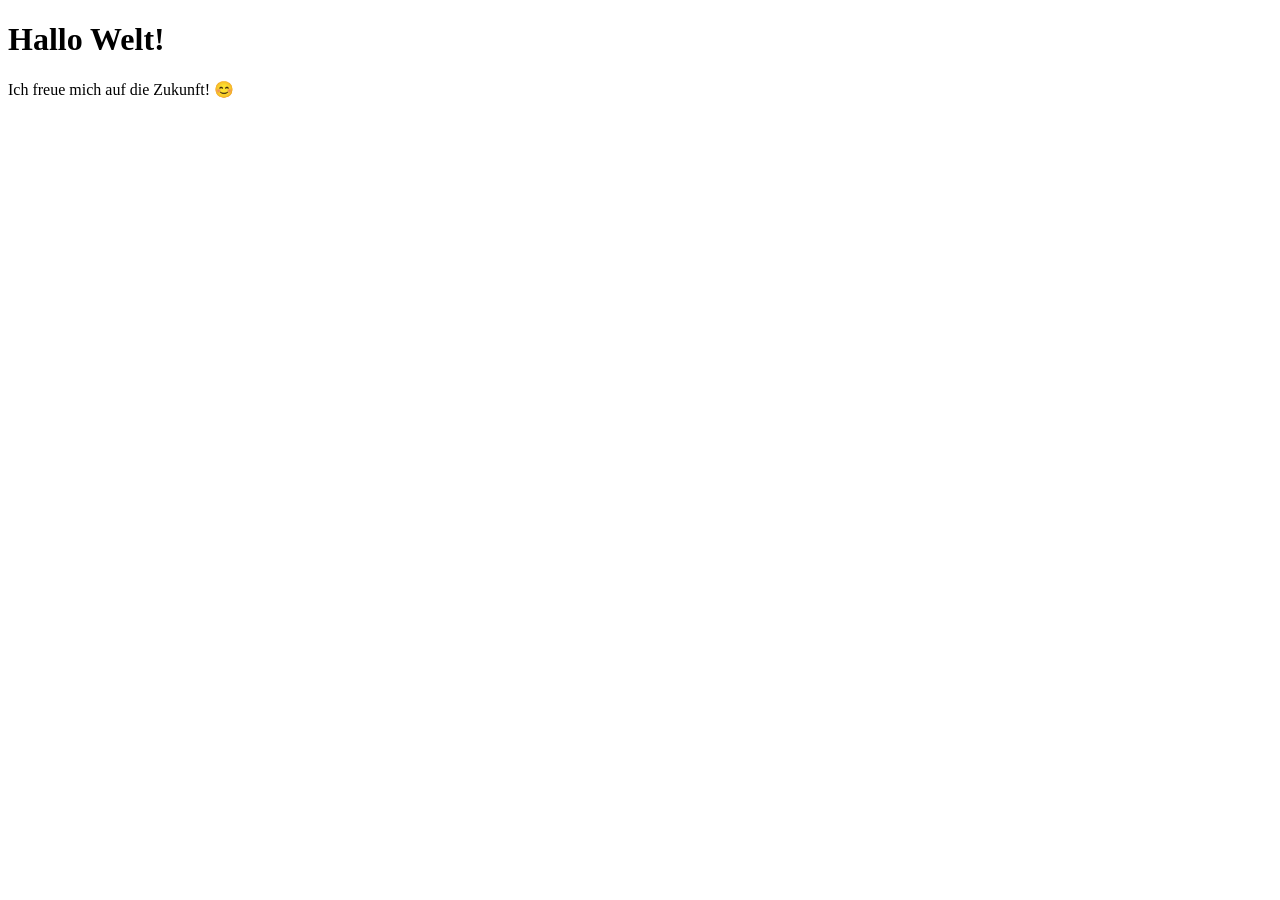
<file: index.html>
<!DOCTYPE html>
<html lang="de">
  <head>
    <meta charset="UTF-8">
    <meta name="viewport" content="width=device-width, initial-scale=1.0">
    <title>Hallo Welt</title>
  </head>
  <body>
    <h1>Hallo Welt!</h1>
    <p>Ich freue mich auf die Zukunft! 😊</p>

  </body>
</html>
</file>
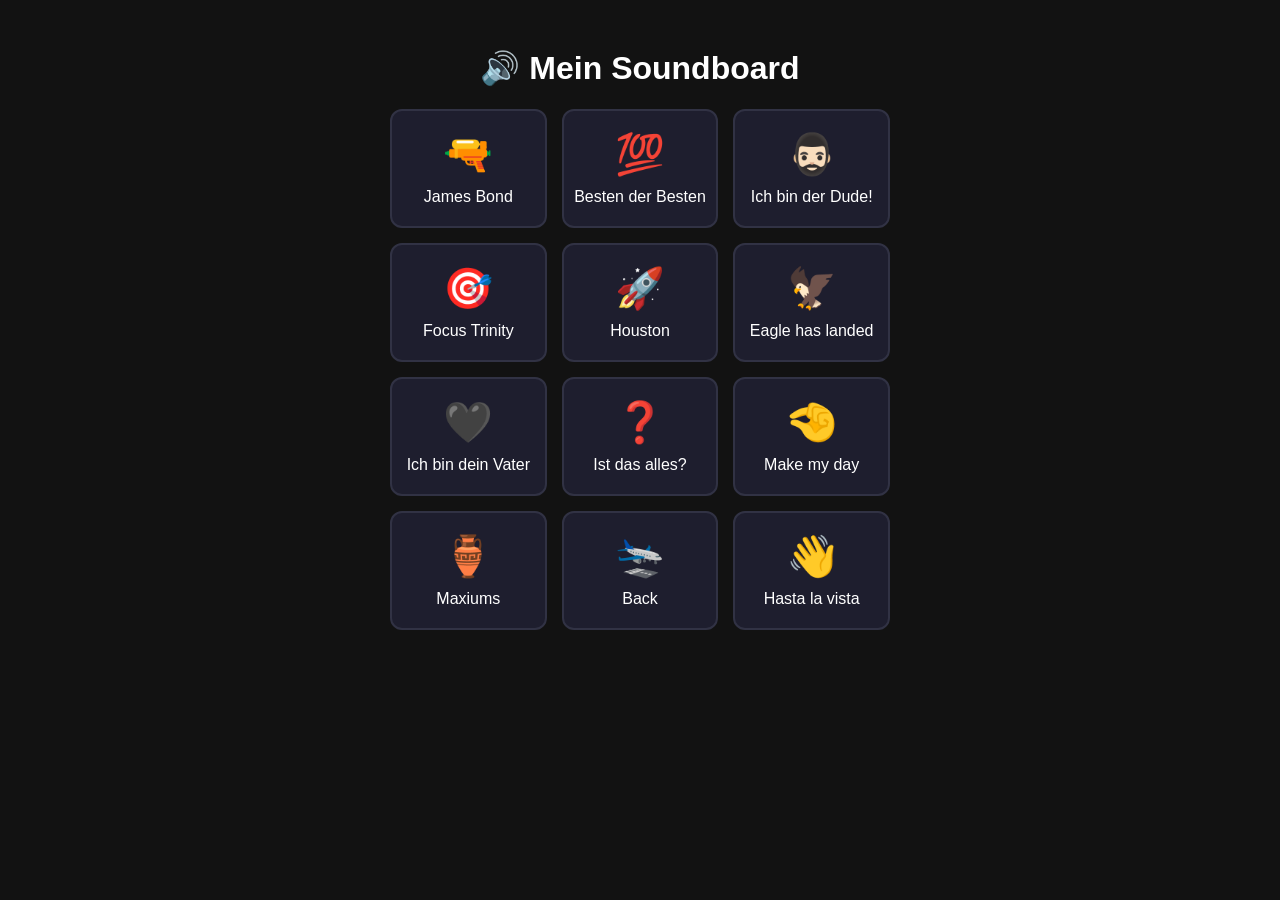
<file: soundboard/index.html>
<!DOCTYPE html>
<html lang="de">
<head>
  <meta charset="UTF-8">
  <meta name="viewport" content="width=device-width, initial-scale=1.0">
  <title>🔊 Mein Soundboard</title>
  <link rel="manifest" href="manifest.json"> <!-- für Progressive Web App -->

  <style>
    body {
      font-family: sans-serif;
      background-color: #121212;
      color: white;
      text-align: center;
      padding: 20px;
    }

    /* Grid-Layout für die Sound-Buttons */
    .sound-board {
      display: grid;
      grid-template-columns: repeat(auto-fit, minmax(130px, 1fr));
      gap: 15px;
      max-width: 500px;
      margin: 20px auto;
    }

    /* Button-Styling */
    .sound-btn {
      background-color: #1e1e2e;
      color: white;
      border: 2px solid #313244;
      border-radius: 12px;
      padding: 20px 10px;
      font-size: 1rem;
      cursor: pointer;
      display: flex;
      flex-direction: column;
      align-items: center;
      gap: 10px;
      transition: transform 0.1s;
    }

    .sound-btn:active {
      transform: scale(0.95);
      background-color: #45475a;
    }

    .emoji {
      font-size: 2.5rem;
    }
  </style>
</head>
<body>

  <h1>🔊 Mein Soundboard</h1>

  <!-- Container für die dynamischen Buttons -->
  <div class="sound-board" id="soundBoard"></div>

  <script>
    // *** Sound Buttons und Funktion aus Array erstellen ***

    // 1. Liste der Sounds mit MP3-Links
    const sounds = [
      { name: 'James Bond', emoji: '🔫', file: 'media/bond-james-bond.mp3' },
      { name: 'Besten der Besten', emoji: '💯', file: 'media/die-besten-der-besten.mp3' },
      { name: 'Ich bin der Dude!', emoji: '🧔🏻‍♂️', file: 'media/i-am-the-dude.mp3' },
      { name: 'Focus Trinity', emoji: '🎯', file: 'media/focus-trinity.mp3' },
      { name: 'Houston', emoji: '🚀', file: 'media/houston-we-have-a-problem.mp3' },
      { name: 'Eagle has landed', emoji: '🦅', file: 'media/eagle-has-landed.mp3' },
      { name: 'Ich bin dein Vater', emoji: '🖤', file: 'media/ich-bin-dein-vater.mp3' },
      { name: 'Ist das alles?', emoji: '❓', file: 'media/ist-das-alles.mp3' },
      { name: 'Make my day', emoji: '🤏', file: 'media/make-my-day.mp3' },
      { name: 'Maxiums', emoji: '🏺', file: 'media/mein-name-ist-maxiums.mp3' },
      { name: 'Back', emoji: '🛬', file: 'media/i-ll-be-back.mp3' },
      { name: 'Hasta la vista', emoji: '👋', file: 'media/hasta-la-vista-baby.mp3' }
    ];

    const board = document.getElementById('soundBoard');

    // 2. Für jeden Sound im Array einen Button erstellen
    sounds.forEach(sound => {
      const button = document.createElement('button');
      button.className = 'sound-btn';
      button.innerHTML = `<span class="emoji">${sound.emoji}</span><span>${sound.name}</span>`;

      let audio = null;

      // 3. Beim Klick den Sound abspielen bzw. stoppen falls er bereits läuft
      button.addEventListener('click', () => {
        if (audio && !audio.paused) {
          audio.pause();
          audio.currentTime = 0;
        } else {
          if (!audio) {
            audio = new Audio(sound.file);
          }
          audio.currentTime = 0;
          audio.play().catch(() => {});
        }
      });

      board.appendChild(button);
    });


    // *** für PWA: Service Worker Registrierung ***
    if ('serviceWorker' in navigator) {
      window.addEventListener('load', () => {
        navigator.serviceWorker.register('./sw.js')
          .then(reg => console.log('Service Worker erfolgreich registriert!', reg))
          .catch(err => console.error('Service Worker Fehler:', err));
      });
    }


  </script>

</body>
</html>
</file>
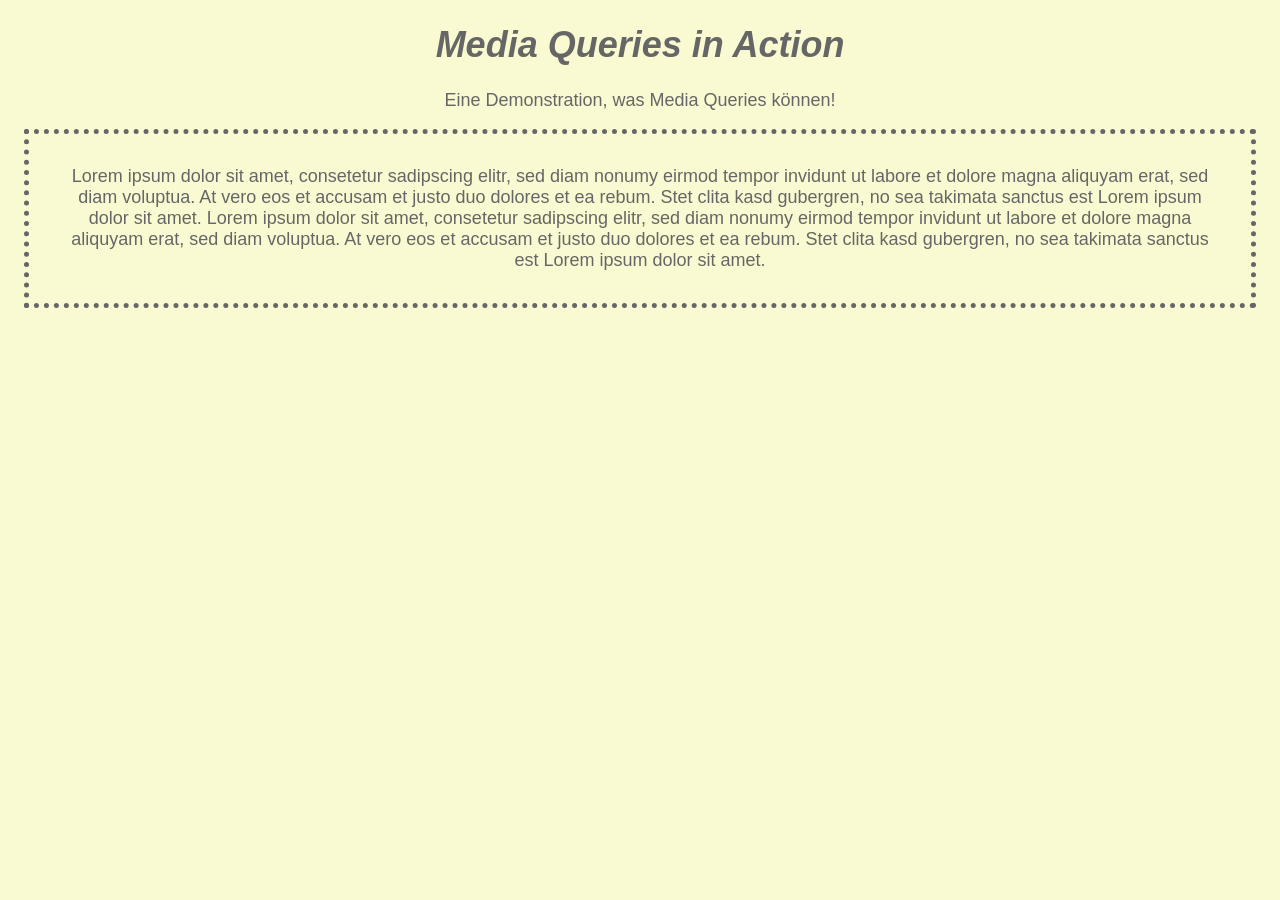
<file: index_mediaquery.html>
<!DOCTYPE html>
<html>
  <head>
    <meta charset="UTF-8" />
    <style>
      body {
        background-color: white;
        color: #666666;
        font-size: 18px;
        font-family: Arial, Helvetica, sans-serif;
        text-align: center;
      }
      h1 {
        font-style: italic;
      }
      .para {
        border: 5px dotted #666666;

        padding: 2rem;
        margin: 1rem;
      }
      /*ab hier schreibe ich*/
      @media screen and (max-width: 600px) {
        body {
          background-color: lightcoral;
        }
      }

      @media screen and (min-width: 601px) and (max-width: 768px) {
        body {
          background-color: lightpink;
        }
      }
      @media screen and (min-width: 769px) and (max-width: 1024px) {
        body {
          background-color: lightgreen;
        }
      }
      @media screen and (min-width: 1025px) and (max-width: 1366px) {
        body {
          background-color: lightgoldenrodyellow;
        }
      }
      @media screen and (min-width: 1367px) {
        body {
          background-color: azure;
        }
      }
    </style>
  </head>
  <body>
    <h1>Media Queries in Action</h1>

    <p>Eine Demonstration, was Media Queries können!</p>
    <p class="para">
      Lorem ipsum dolor sit amet, consetetur sadipscing elitr, sed diam nonumy
      eirmod tempor invidunt ut labore et dolore magna aliquyam erat, sed diam
      voluptua. At vero eos et accusam et justo duo dolores et ea rebum. Stet
      clita kasd gubergren, no sea takimata sanctus est Lorem ipsum dolor sit
      amet. Lorem ipsum dolor sit amet, consetetur sadipscing elitr, sed diam
      nonumy eirmod tempor invidunt ut labore et dolore magna aliquyam erat, sed
      diam voluptua. At vero eos et accusam et justo duo dolores et ea rebum.
      Stet clita kasd gubergren, no sea takimata sanctus est Lorem ipsum dolor
      sit amet.
    </p>
  </body>
</html>
</file>
